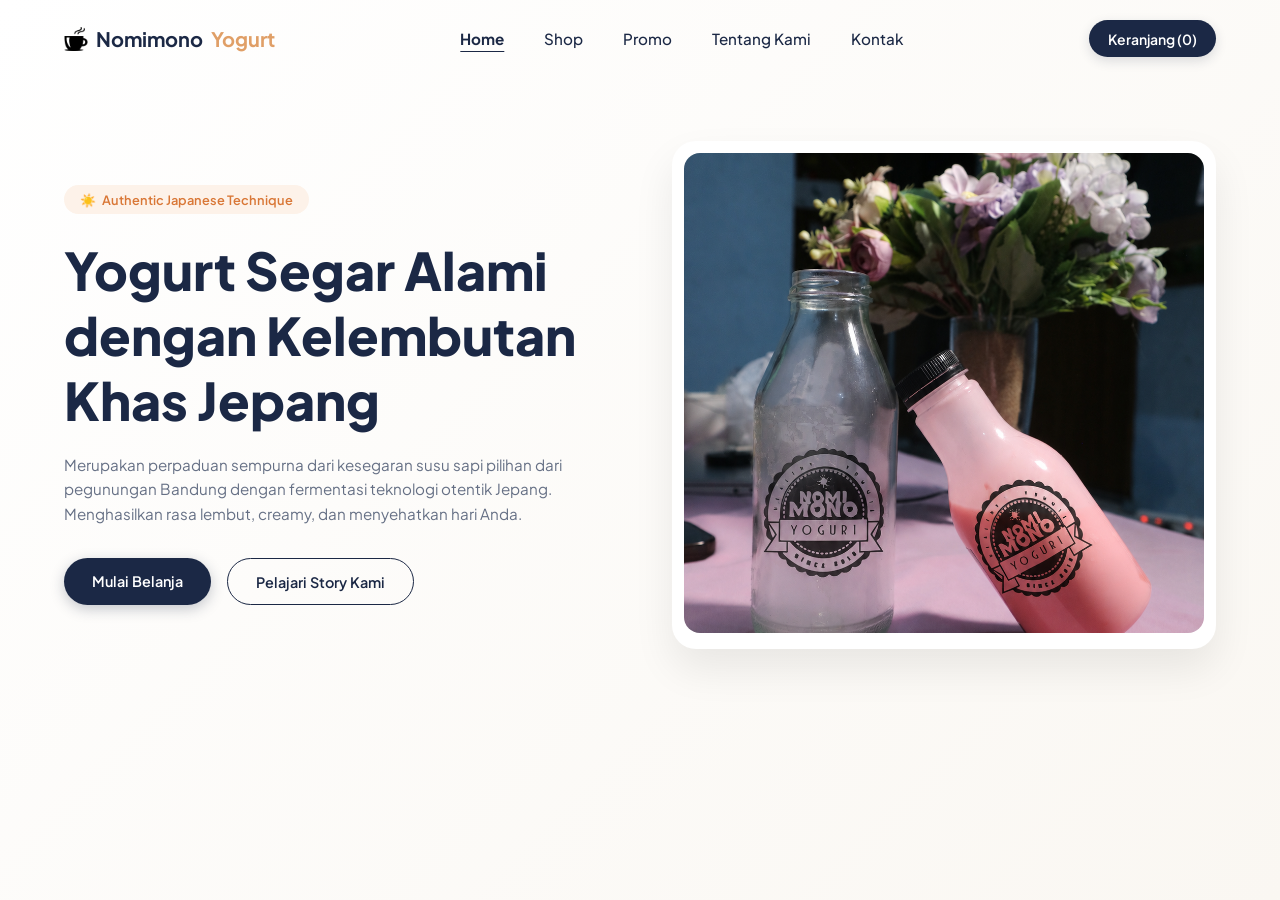
<file: index.html>
<!DOCTYPE html>
<html lang="id">

<head>
  <meta charset="UTF-8">
  <meta name="viewport" content="width=device-width, initial-scale=1.0">
  <title>Nomimono Yogurt - Home</title>
  <link rel="icon" href="assets/icons/cofee.png" type="image/x-icon">
  <!-- Google Fonts -->
  <link rel="preconnect" href="https://fonts.googleapis.com">
  <link rel="preconnect" href="https://fonts.gstatic.com" crossorigin>
  <link href="https://fonts.googleapis.com/css2?family=Plus+Jakarta+Sans:wght@400;500;600;700;800&display=swap"
    rel="stylesheet">
  <!-- External CSS -->
  <link rel="stylesheet" href="assets/css/style.css">
</head>

<body>

  <!-- Navbar Section -->
  <header class="navbar">
    <div class="container nav-container">
      <!-- Logo -->
      <a href="index.html" class="brand-logo">
        <img src="assets/icons/cofee.png" alt="Nomimono Yogurt" class="brand-logo-img">
        <span class="text-dark">Nomimono</span>
        <span class="text-orange">Yogurt</span>
      </a>

      <!-- Hamburger Button (Mobile) -->
      <button class="menu-toggle" id="menuToggle" aria-label="Toggle navigation">
        <span class="bar"></span>
        <span class="bar"></span>
        <span class="bar"></span>
      </button>

      <!-- Nav Links -->
      <nav class="nav-menu" id="navMenu">
        <ul class="nav-list">
          <li><a href="index.html" class="nav-link active">Home</a></li>
          <li><a href="shop.html" class="nav-link">Shop</a></li>
          <li><a href="promo.html" class="nav-link">Promo</a></li>
          <li><a href="about.html" class="nav-link">Tentang Kami</a></li>
          <!-- <li><a href="faq.html" class="nav-link">FAQ</a></li> -->
          <li><a href="contact.html" class="nav-link">Kontak</a></li>
        </ul>
      </nav>

      <!-- Cart Button -->
      <a href="#" class="btn-cart">
        <span id="cartText">Keranjang (0)</span>
      </a>
    </div>
  </header>

  <!-- Hero Section -->
  <section class="hero">
    <div class="container hero-container">
      <!-- Left Content -->
      <div class="hero-content">
        <div class="badge">
          <span>☀️</span> Authentic Japanese Technique
        </div>

        <h1 class="hero-title">
          Yogurt Segar Alami dengan Kelembutan Khas Jepang
        </h1>

        <p class="hero-description">
          Merupakan perpaduan sempurna dari kesegaran susu sapi pilihan dari pegunungan Bandung dengan fermentasi
          teknologi otentik Jepang. Menghasilkan rasa lembut, creamy, dan menyehatkan hari Anda.
        </p>

        <div class="hero-buttons">
          <a href="shop.html" class="btn btn-primary">Mulai Belanja</a>
          <a href="about.html" class="btn btn-outline">Pelajari Story Kami</a>
        </div>
      </div>

      <!-- Right Image -->
      <div class="hero-image-wrapper">
        <div class="hero-card-image">
          <img src="assets/images/home.png" alt="home" class="hero-img">
        </div>
      </div>
    </div>
  </section>

  <!-- External JavaScript -->
  <script src="assets/js/script.js"></script>
</body>

</html>
</file>
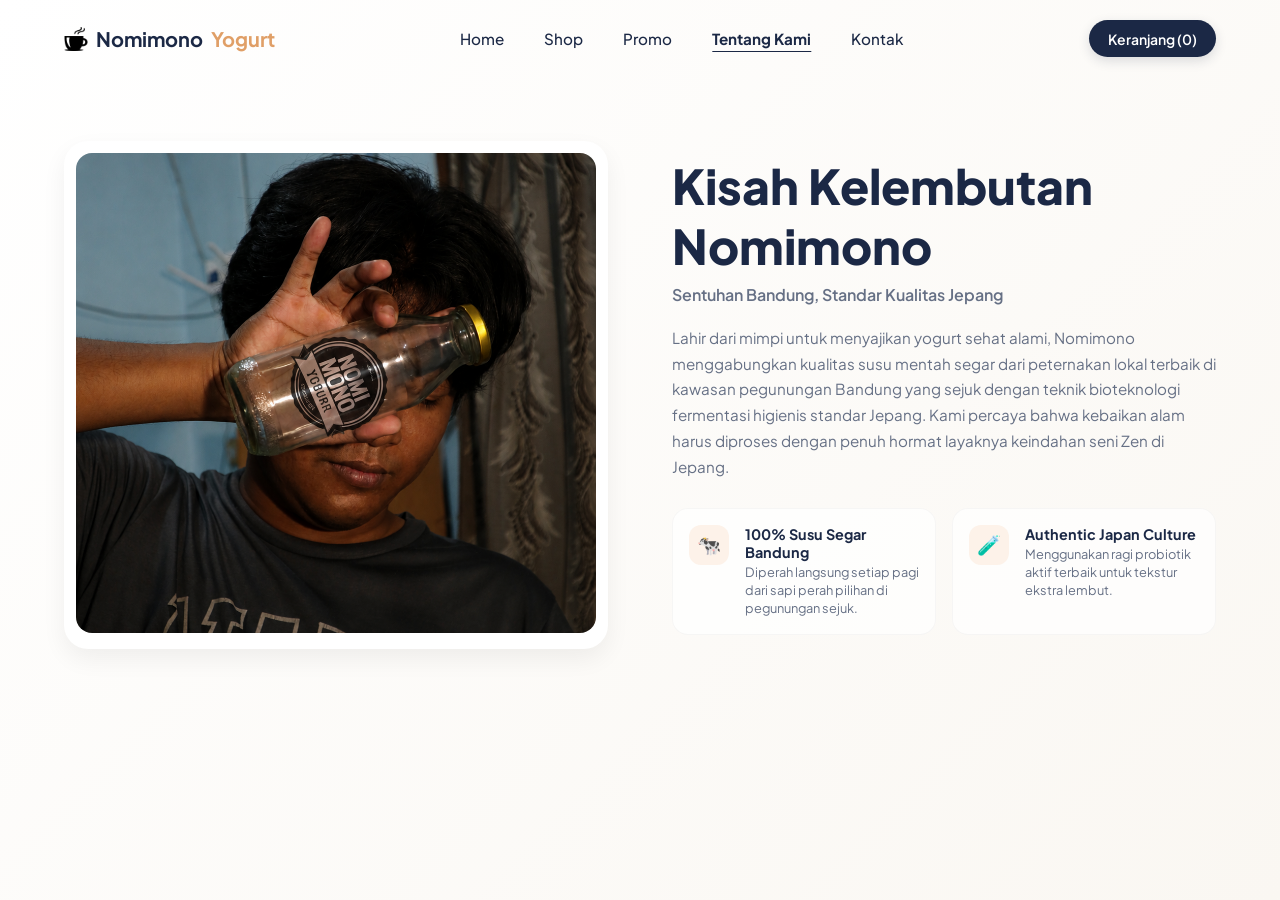
<file: about.html>
<!DOCTYPE html>
<html lang="id">
<head>
  <meta charset="UTF-8">
  <meta name="viewport" content="width=device-width, initial-scale=1.0">
  <title>Nomimono Yogurt - Tentang Kami</title>
  <link rel="icon" href="assets/icons/cofee.png" type="image/x-icon">
  <!-- Google Fonts -->
  <link rel="preconnect" href="https://fonts.googleapis.com">
  <link rel="preconnect" href="https://fonts.gstatic.com" crossorigin>
  <link href="https://fonts.googleapis.com/css2?family=Plus+Jakarta+Sans:wght@400;500;600;700;800&display=swap" rel="stylesheet">
  <!-- External CSS -->
  <link rel="stylesheet" href="assets/css/style.css">
</head>
<body>

  <!-- Navbar Section -->
  <header class="navbar">
    <div class="container nav-container">
      <!-- Logo -->
      <a href="index.html" class="brand-logo">
        <img src="assets/icons/cofee.png" alt="Nomimono Yogurt" class="brand-logo-img">
        <span class="text-dark">Nomimono</span>
        <span class="text-orange">Yogurt</span>
      </a>

      <!-- Hamburger Button (Mobile) -->
      <button class="menu-toggle" id="menuToggle" aria-label="Toggle navigation">
        <span class="bar"></span>
        <span class="bar"></span>
        <span class="bar"></span>
      </button>

      <!-- Nav Links -->
      <nav class="nav-menu" id="navMenu">
        <ul class="nav-list">
          <li><a href="index.html" class="nav-link">Home</a></li>
          <li><a href="shop.html" class="nav-link">Shop</a></li>
          <li><a href="promo.html" class="nav-link">Promo</a></li>
          <li><a href="about.html" class="nav-link active">Tentang Kami</a></li>
          <!-- <li><a href="faq.html" class="nav-link">FAQ</a></li> -->
          <li><a href="contact.html" class="nav-link">Kontak</a></li>
        </ul>
      </nav>

      <!-- Cart Button -->
      <a href="#" class="btn-cart">
        <span id="cartText">Keranjang (0)</span>
      </a>
    </div>
  </header>

  <!-- About Section -->
  <main class="about-section">
    <div class="container about-container">
      
      <!-- Left Image -->
      <div class="about-image-wrapper">
        <div class="about-card-image">
          <img src="assets/images/tentangkami.png" alt="Tentang Kami" class="about-img">
        </div>
      </div>

      <!-- Right Content -->
      <div class="about-content">
        <h1 class="about-title">
          Kisah Kelembutan Nomimono
        </h1>
        
        <p class="about-subtitle">
          Sentuhan Bandung, Standar Kualitas Jepang
        </p>

        <p class="about-description">
          Lahir dari mimpi untuk menyajikan yogurt sehat alami, Nomimono menggabungkan kualitas susu mentah segar dari peternakan lokal terbaik di kawasan pegunungan Bandung yang sejuk dengan teknik bioteknologi fermentasi higienis standar Jepang. Kami percaya bahwa kebaikan alam harus diproses dengan penuh hormat layaknya keindahan seni Zen di Jepang.
        </p>

        <!-- Feature List -->
        <div class="about-features">
          
          <!-- Feature Item 1 -->
          <div class="about-feature-item">
            <div class="feature-icon">🐄</div>
            <div class="feature-text">
              <h3>100% Susu Segar Bandung</h3>
              <p>Diperah langsung setiap pagi dari sapi perah pilihan di pegunungan sejuk.</p>
            </div>
          </div>

          <!-- Feature Item 2 -->
          <div class="about-feature-item">
            <div class="feature-icon">🧪</div>
            <div class="feature-text">
              <h3>Authentic Japan Culture</h3>
              <p>Menggunakan ragi probiotik aktif terbaik untuk tekstur ekstra lembut.</p>
            </div>
          </div>

        </div>
      </div>

    </div>
  </main>

  <!-- External JavaScript -->
  <script src="assets/js/script.js"></script>
</body>
</html>
</file>
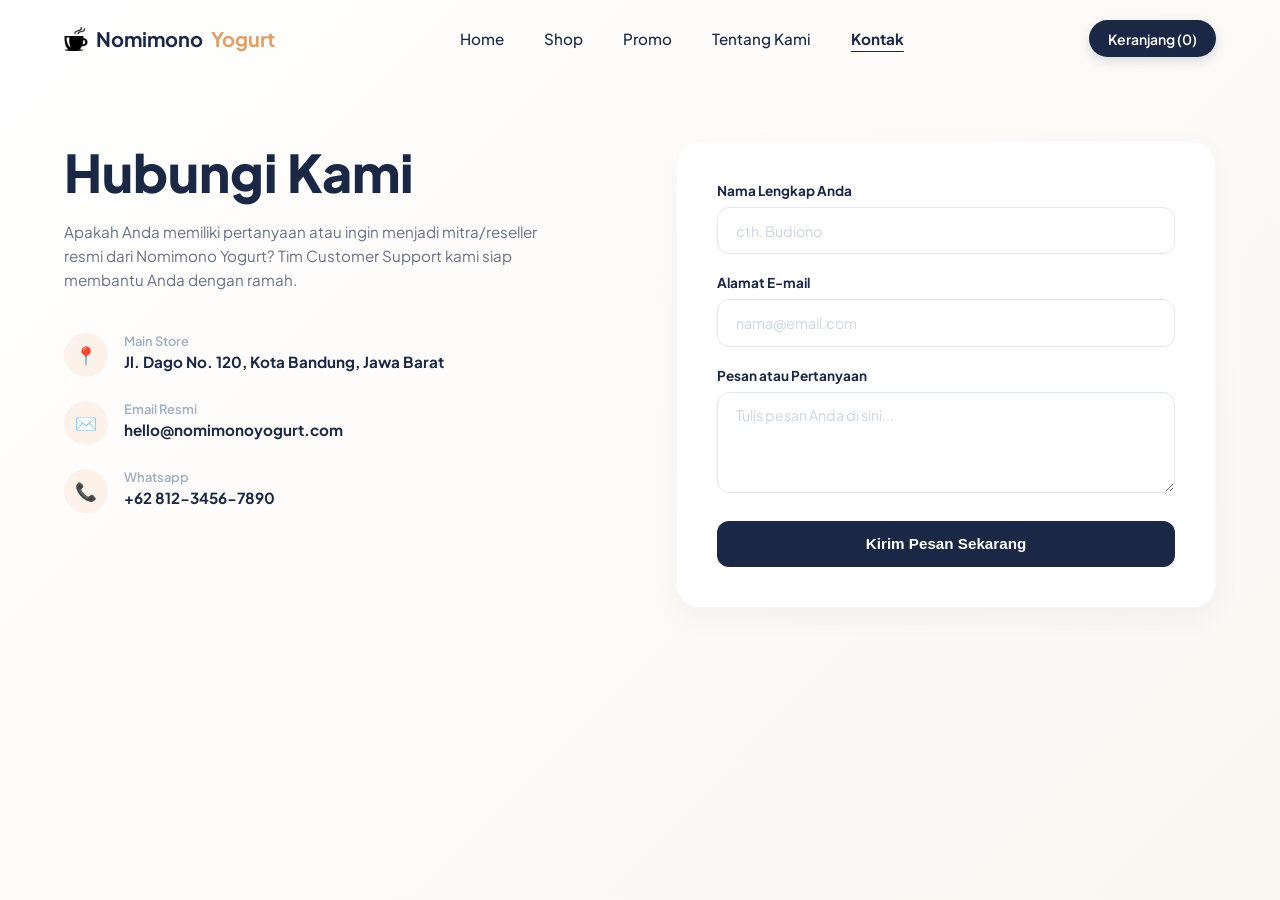
<file: contact.html>
<!DOCTYPE html>
<html lang="id">

<head>
    <meta charset="UTF-8">
    <meta name="viewport" content="width=device-width, initial-scale=1.0">
    <title>Nomimono Yogurt - Kontak</title>
    <link rel="icon" href="assets/icons/cofee.png" type="image/x-icon">
    <!-- Google Fonts -->
    <link rel="preconnect" href="https://fonts.googleapis.com">
    <link rel="preconnect" href="https://fonts.gstatic.com" crossorigin>
    <link href="https://fonts.googleapis.com/css2?family=Plus+Jakarta+Sans:wght@400;500;600;700;800&display=swap"
        rel="stylesheet">
    <!-- External CSS -->
    <link rel="stylesheet" href="assets/css/style.css">
</head>

<body>

    <!-- Navbar Section -->
    <header class="navbar">
        <div class="container nav-container">
            <!-- Logo -->
            <a href="index.html" class="brand-logo">
                <img src="assets/icons/cofee.png" alt="Nomimono Yogurt" class="brand-logo-img">
                <span class="text-dark">Nomimono</span>
                <span class="text-orange">Yogurt</span>
            </a>

            <!-- Hamburger Button (Mobile) -->
            <button class="menu-toggle" id="menuToggle" aria-label="Toggle navigation">
                <span class="bar"></span>
                <span class="bar"></span>
                <span class="bar"></span>
            </button>

            <!-- Nav Links -->
            <nav class="nav-menu" id="navMenu">
                <ul class="nav-list">
                    <li><a href="index.html" class="nav-link">Home</a></li>
                    <li><a href="shop.html" class="nav-link">Shop</a></li>
                    <li><a href="promo.html" class="nav-link">Promo</a></li>
                    <li><a href="about.html" class="nav-link">Tentang Kami</a></li>
                    <!-- <li><a href="faq.html" class="nav-link">FAQ</a></li> -->
                    <li><a href="contact.html" class="nav-link active">Kontak</a></li>
                </ul>
            </nav>

            <!-- Cart Button -->
            <a href="#" class="btn-cart">
                <span id="cartText">Keranjang (0)</span>
            </a>
        </div>
    </header>

    <!-- Contact Section -->
    <main class="contact-section">
        <div class="container contact-container">

            <!-- Left Content / Information -->
            <div class="contact-info">
                <h1 class="contact-title">Hubungi Kami</h1>
                <p class="contact-description">
                    Apakah Anda memiliki pertanyaan atau ingin menjadi mitra/reseller resmi dari Nomimono Yogurt? Tim
                    Customer Support kami siap membantu Anda dengan ramah.
                </p>

                <!-- Contact Items -->
                <div class="contact-list">

                    <!-- Item 1: Location -->
                    <div class="contact-item">
                        <div class="contact-icon-wrapper">
                            <span class="contact-icon">📍</span>
                        </div>
                        <div class="contact-text">
                            <span class="contact-label">Main Store</span>
                            <p class="contact-value">Jl. Dago No. 120, Kota Bandung, Jawa Barat</p>
                        </div>
                    </div>

                    <!-- Item 2: Email -->
                    <div class="contact-item">
                        <div class="contact-icon-wrapper">
                            <span class="contact-icon">✉️</span>
                        </div>
                        <div class="contact-text">
                            <span class="contact-label">Email Resmi</span>
                            <p class="contact-value">hello@nomimonoyogurt.com</p>
                        </div>
                    </div>

                    <!-- Item 3: Whatsapp -->
                    <div class="contact-item">
                        <div class="contact-icon-wrapper">
                            <span class="contact-icon">📞</span>
                        </div>
                        <div class="contact-text">
                            <span class="contact-label">Whatsapp</span>
                            <p class="contact-value">+62 812-3456-7890</p>
                        </div>
                    </div>

                </div>
            </div>

            <!-- Right Form Card -->
            <div class="contact-form-wrapper">
                <form class="contact-form" id="contactForm">

                    <div class="form-group">
                        <label for="fullName" class="form-label">Nama Lengkap Anda</label>
                        <input type="text" id="fullName" class="form-input" placeholder="cth. Budiono" required>
                    </div>

                    <div class="form-group">
                        <label for="email" class="form-label">Alamat E-mail</label>
                        <input type="email" id="email" class="form-input" placeholder="nama@email.com" required>
                    </div>

                    <div class="form-group">
                        <label for="message" class="form-label">Pesan atau Pertanyaan</label>
                        <textarea id="message" class="form-textarea" rows="4" placeholder="Tulis pesan Anda di sini..."
                            required></textarea>
                    </div>

                    <button type="submit" class="btn-submit">Kirim Pesan Sekarang</button>
                </form>
            </div>

        </div>
    </main>
    <!-- Modal Popup Notification -->
    <div class="modal-overlay" id="contactModal">
        <div class="modal-card">
            <div class="modal-icon-wrapper">
                <img src="assets/icons/cofee.png" alt="Coffee Icon" class="modal-icon-img">
            </div>
            <h2 class="modal-title">Pesan Terkirim!</h2>
            <p class="modal-message" id="modalMessage">
                Terima kasih! Pesan Anda telah berhasil kami terima.
            </p>
            <button class="btn-modal-close" id="closeModalBtn">Tutup</button>
        </div>
    </div>
    <!-- External JavaScript -->
    <script src="assets/js/script.js"></script>
</body>

</html>
</file>
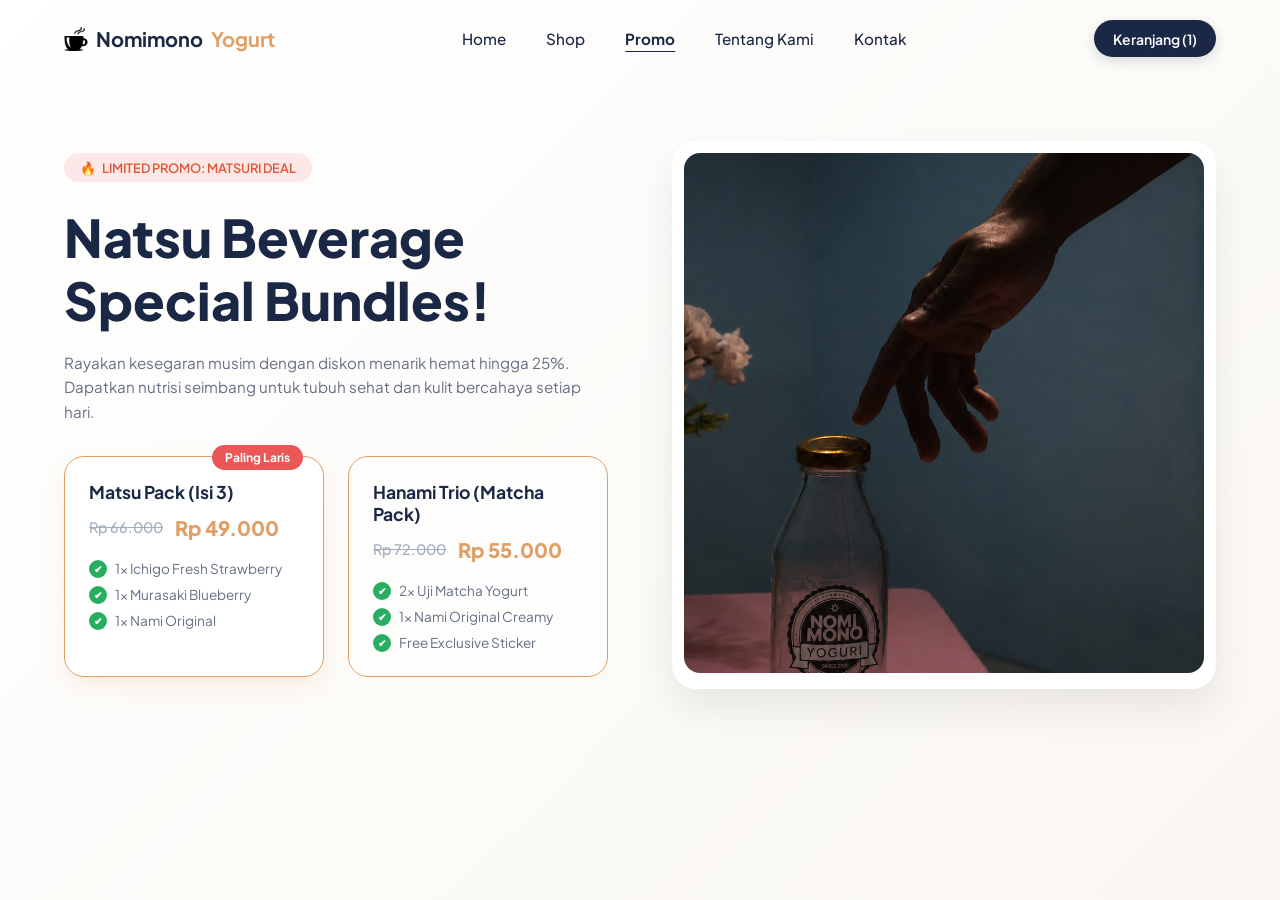
<file: promo.html>
<!DOCTYPE html>
<html lang="id">

<head>
  <meta charset="UTF-8">
  <meta name="viewport" content="width=device-width, initial-scale=1.0">
  <title>Nomimono Yogurt - Promo</title>
  <link rel="icon" href="assets/icons/cofee.png" type="image/x-icon">
  <!-- Google Fonts -->
  <link rel="preconnect" href="https://fonts.googleapis.com">
  <link rel="preconnect" href="https://fonts.gstatic.com" crossorigin>
  <link href="https://fonts.googleapis.com/css2?family=Plus+Jakarta+Sans:wght@400;500;600;700;800&display=swap"
    rel="stylesheet">
  <!-- External CSS -->
  <link rel="stylesheet" href="assets/css/style.css">
</head>

<body>

  <!-- Navbar Section -->
  <header class="navbar">
    <div class="container nav-container">
      <!-- Logo -->
      <a href="index.html" class="brand-logo">
        <img src="assets/icons/cofee.png" alt="Nomimono Yogurt" class="brand-logo-img">
        <span class="text-dark">Nomimono</span>
        <span class="text-orange">Yogurt</span>
      </a>

      <!-- Hamburger Button (Mobile) -->
      <button class="menu-toggle" id="menuToggle" aria-label="Toggle navigation">
        <span class="bar"></span>
        <span class="bar"></span>
        <span class="bar"></span>
      </button>

      <!-- Nav Links -->
      <nav class="nav-menu" id="navMenu">
        <ul class="nav-list">
          <li><a href="index.html" class="nav-link">Home</a></li>
          <li><a href="shop.html" class="nav-link">Shop</a></li>
          <li><a href="promo.html" class="nav-link active">Promo</a></li>
          <li><a href="about.html" class="nav-link">Tentang Kami</a></li>
          <!-- <li><a href="faq.html" class="nav-link">FAQ</a></li> -->
          <li><a href="contact.html" class="nav-link">Kontak</a></li>
        </ul>
      </nav>

      <!-- Cart Button -->
      <a href="#" class="btn-cart">
        <span id="cartText">Keranjang (1)</span>
      </a>
    </div>
  </header>

  <!-- Promo Section -->
  <main class="promo-section">
    <div class="container promo-container">
      <!-- Left Content -->
      <div class="promo-content">
        <div class="badge badge-promo">
          <span>🔥</span> LIMITED PROMO: MATSURI DEAL
        </div>

        <h1 class="promo-title">
          Natsu Beverage Special Bundles!
        </h1>

        <p class="promo-description">
          Rayakan kesegaran musim dengan diskon menarik hemat hingga 25%. Dapatkan nutrisi seimbang untuk tubuh sehat
          dan kulit bercahaya setiap hari.
        </p>

        <!-- Bundle Cards Container -->
        <div class="bundle-grid">

          <!-- Bundle Card 1 -->
          <div class="bundle-card active">
            <span class="bundle-tag">Paling Laris</span>
            <h3 class="bundle-name">Matsu Pack (Isi 3)</h3>
            <div class="bundle-price-group">
              <span class="price-old">Rp 66.000</span>
              <span class="price-new">Rp 49.000</span>
            </div>
            <ul class="bundle-features">
              <li><span class="check-icon">✔</span> 1x Ichigo Fresh Strawberry</li>
              <li><span class="check-icon">✔</span> 1x Murasaki Blueberry</li>
              <li><span class="check-icon">✔</span> 1x Nami Original</li>
            </ul>
          </div>

          <!-- Bundle Card 2 -->
          <div class="bundle-card">
            <h3 class="bundle-name">Hanami Trio (Matcha Pack)</h3>
            <div class="bundle-price-group">
              <span class="price-old">Rp 72.000</span>
              <span class="price-new">Rp 55.000</span>
            </div>
            <ul class="bundle-features">
              <li><span class="check-icon">✔</span> 2x Uji Matcha Yogurt</li>
              <li><span class="check-icon">✔</span> 1x Nami Original Creamy</li>
              <li><span class="check-icon">✔</span> Free Exclusive Sticker</li>
            </ul>
          </div>

        </div>
      </div>

      <!-- Right Image -->
      <div class="promo-image-wrapper">
        <div class="promo-card-image">
          <img src="assets/images/promo.png" alt="Promo Deal" class="promo-img">
        </div>
      </div>
    </div>
  </main>

  <!-- External JavaScript -->
  <script src="assets/js/script.js"></script>
</body>

</html>
</file>
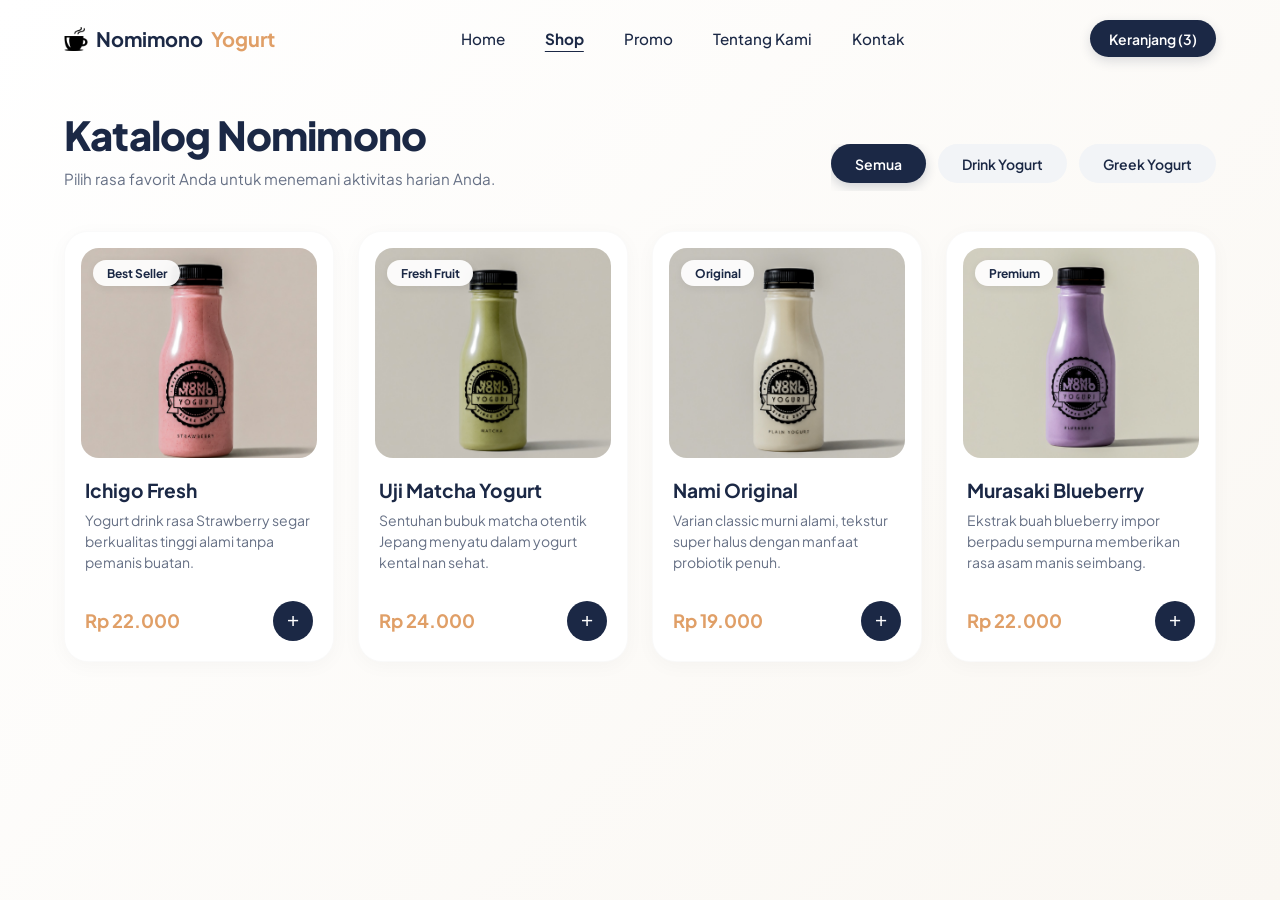
<file: shop.html>
<!DOCTYPE html>
<html lang="id">

<head>
  <meta charset="UTF-8">
  <meta name="viewport" content="width=device-width, initial-scale=1.0">
  <title>Nomimono Yogurt - Katalog Shop</title>
  <link rel="icon" href="assets/icons/cofee.png" type="image/x-icon">
  <!-- Google Fonts -->
  <link rel="preconnect" href="https://fonts.googleapis.com">
  <link rel="preconnect" href="https://fonts.gstatic.com" crossorigin>
  <link href="https://fonts.googleapis.com/css2?family=Plus+Jakarta+Sans:wght@400;500;600;700;800&display=swap"
    rel="stylesheet">
  <!-- External CSS -->
  <link rel="stylesheet" href="assets/css/style.css">
</head>

<body>

  <!-- Navbar Section -->
  <header class="navbar">
    <div class="container nav-container">
      <!-- Logo -->
      <a href="index.html" class="brand-logo">
        <img src="assets/icons/cofee.png" alt="Nomimono Yogurt" class="brand-logo-img">
        <span class="text-dark">Nomimono</span>
        <span class="text-orange">Yogurt</span>
      </a>

      <!-- Hamburger Button (Mobile) -->
      <button class="menu-toggle" id="menuToggle" aria-label="Toggle navigation">
        <span class="bar"></span>
        <span class="bar"></span>
        <span class="bar"></span>
      </button>

      <!-- Nav Links -->
      <nav class="nav-menu" id="navMenu">
        <ul class="nav-list">
          <li><a href="index.html" class="nav-link">Home</a></li>
          <li><a href="shop.html" class="nav-link active">Shop</a></li>
          <li><a href="promo.html" class="nav-link">Promo</a></li>
          <li><a href="about.html" class="nav-link">Tentang Kami</a></li>
          <!-- <li><a href="faq.html" class="nav-link">FAQ</a></li> -->
          <li><a href="contact.html" class="nav-link">Kontak</a></li>
        </ul>
      </nav>

      <!-- Cart Button -->
      <a href="#" class="btn-cart">
        <span id="cartText">Keranjang (3)</span>
      </a>
    </div>
  </header>

  <!-- Shop Catalog Section -->
  <main class="shop-section">
    <div class="container">

      <!-- Section Header & Filter Tabs -->
      <div class="shop-header">
        <div class="shop-title-group">
          <h1 class="shop-title">Katalog Nomimono</h1>
          <p class="shop-subtitle">Pilih rasa favorit Anda untuk menemani aktivitas harian Anda.</p>
        </div>

        <!-- Filter Buttons -->
        <div class="filter-tabs">
          <button class="filter-btn active" data-category="all">Semua</button>
          <button class="filter-btn" data-category="drink">Drink Yogurt</button>
          <button class="filter-btn" data-category="greek">Greek Yogurt</button>
        </div>
      </div>

      <!-- Product Grid -->
      <div class="product-grid">

        <!-- Card 1 -->
        <div class="product-card" data-category="drink">
          <div class="card-image-wrapper">
            <span class="product-tag">Best Seller</span>
            <img src="assets/images/produk/ichigo.jpeg" alt="Promo" class="product-img">
          </div>
          <div class="card-content">
            <h3 class="product-name">Ichigo Fresh</h3>
            <p class="product-desc">Yogurt drink rasa Strawberry segar berkualitas tinggi alami tanpa pemanis buatan.
            </p>
            <div class="card-footer">
              <span class="product-price">Rp 22.000</span>
              <button class="btn-add-cart" aria-label="Tambah Ichigo Fresh ke keranjang">+</button>
            </div>
          </div>
        </div>

        <!-- Card 2 -->
        <div class="product-card" data-category="greek">
          <div class="card-image-wrapper">
            <span class="product-tag">Fresh Fruit</span>
            <img src="assets/images/produk/matcha.jpeg" alt="Promo" class="product-img">
          </div>
          <div class="card-content">
            <h3 class="product-name">Uji Matcha Yogurt</h3>
            <p class="product-desc">Sentuhan bubuk matcha otentik Jepang menyatu dalam yogurt kental nan sehat.</p>
            <div class="card-footer">
              <span class="product-price">Rp 24.000</span>
              <button class="btn-add-cart" aria-label="Tambah Uji Matcha Yogurt ke keranjang">+</button>
            </div>
          </div>
        </div>

        <!-- Card 3 -->
        <div class="product-card" data-category="greek">
          <div class="card-image-wrapper">
            <span class="product-tag">Original</span>
            <img src="assets/images/produk/original.jpeg" alt="Promo" class="product-img">
          </div>
          <div class="card-content">
            <h3 class="product-name">Nami Original</h3>
            <p class="product-desc">Varian classic murni alami, tekstur super halus dengan manfaat probiotik penuh.</p>
            <div class="card-footer">
              <span class="product-price">Rp 19.000</span>
              <button class="btn-add-cart" aria-label="Tambah Nami Original ke keranjang">+</button>
            </div>
          </div>
        </div>

        <!-- Card 4 -->
        <div class="product-card" data-category="drink">
          <div class="card-image-wrapper">
            <span class="product-tag">Premium</span>
            <img src="assets/images/produk/blueberry.jpeg" alt="Promo" class="product-img">
          </div>
          <div class="card-content">
            <h3 class="product-name">Murasaki Blueberry</h3>
            <p class="product-desc">Ekstrak buah blueberry impor berpadu sempurna memberikan rasa asam manis seimbang.
            </p>
            <div class="card-footer">
              <span class="product-price">Rp 22.000</span>
              <button class="btn-add-cart" aria-label="Tambah Murasaki Blueberry ke keranjang">+</button>
            </div>
          </div>
        </div>

      </div>
    </div>
  </main>

  <!-- External JavaScript -->
  <script src="assets/js/script.js"></script>
</body>

</html>
</file>
<file: assets/css/style.css>
/* ==========================================================================
   1. RESET & GLOBAL VARIABLES
   ========================================================================== */
* {
  box-sizing: border-box;
  margin: 0;
  padding: 0;
}

:root {
  --primary-dark: #1b2845;
  --accent-orange: #e09f67;
  --text-main: #1b2845;
  --text-muted: #667085;
  --bg-gradient-start: #ffffff;
  --bg-gradient-end: #faf7f2;
  --card-bg: #ffffff;
}

body {
  font-family: 'Plus Jakarta Sans', sans-serif;
  color: var(--text-main);
  background: linear-gradient(135deg, var(--bg-gradient-start) 0%, var(--bg-gradient-end) 100%);
  min-height: 100vh;
  display: flex;
  flex-direction: column;
}

.container {
  width: 100%;
  padding-left: 1.5rem;
  padding-right: 1.5rem;
  margin: 0 auto;
}

/* ==========================================================================
   2. NAVBAR & NAVIGATION
   ========================================================================== */
.navbar {
  position: relative;
  background-color: transparent;
  padding: 1.25rem 0;
}

.nav-container {
  display: flex;
  align-items: center;
  justify-content: space-between;
  gap: 0.5rem;
}

.brand-logo {
  display: flex;
  align-items: center;
  gap: 0.5rem;
  text-decoration: none;
  font-size: 1.25rem;
  font-weight: 700;
}

.brand-logo-img {
  width: 24px;
  height: 24px;
  object-fit: contain;
}

.text-dark { color: var(--primary-dark); }
.text-orange { color: var(--accent-orange); }

/* Hamburger Menu Toggle */
.menu-toggle {
  display: flex;
  flex-direction: column;
  gap: 5px;
  background: none;
  border: none;
  cursor: pointer;
  padding: 0.5rem;
}

.bar {
  width: 24px;
  height: 2px;
  background-color: var(--primary-dark);
  border-radius: 2px;
  transition: all 0.3s ease;
}

/* Mobile Nav Dropdown */
.nav-menu {
  display: none;
  position: absolute;
  top: 100%;
  left: 0;
  right: 0;
  background: #ffffff;
  padding: 1.5rem;
  box-shadow: 0 10px 25px rgba(0,0,0,0.08);
  z-index: 100;
}

.nav-menu.is-active {
  display: block;
}

.nav-list {
  list-style: none;
  display: flex;
  flex-direction: column;
  gap: 1rem;
}

.nav-link {
  text-decoration: none;
  color: var(--primary-dark);
  font-weight: 500;
  font-size: 0.95rem;
  transition: color 0.2s ease;
}

.nav-link.active {
  text-decoration: underline;
  text-underline-offset: 6px;
  font-weight: 700;
}

/* Cart Button (Mobile Default) */
.btn-cart {
  display: flex;
  align-items: center;
  gap: 0.35rem;
  background-color: var(--primary-dark);
  color: #ffffff;
  padding: 0.45rem 0.85rem;
  border-radius: 50px;
  text-decoration: none;
  font-size: 0.75rem;
  font-weight: 600;
  box-shadow: 0 4px 12px rgba(27, 40, 69, 0.15);
  transition: transform 0.2s ease, background-color 0.2s ease;
  white-space: nowrap;
}

.btn-cart:hover {
  background-color: #121c33;
}

.cart-icon-img {
  width: 14px;
  height: 14px;
  object-fit: contain;
  display: inline-block;
}

/* ==========================================================================
   3. HERO SECTION (index.html)
   ========================================================================== */
.hero {
  padding: 2rem 0 4rem;
  flex-grow: 1;
}

.hero-container {
  display: flex;
  flex-direction: column;
  gap: 2.5rem;
}

.hero-content {
  display: flex;
  flex-direction: column;
  align-items: flex-start;
}

.badge {
  display: inline-flex;
  align-items: center;
  gap: 0.4rem;
  background-color: #fdf2e9;
  color: #d97736;
  padding: 0.4rem 1rem;
  border-radius: 50px;
  font-size: 0.8rem;
  font-weight: 600;
  margin-bottom: 1.5rem;
}

.hero-title {
  font-size: 2rem;
  line-height: 1.25;
  font-weight: 800;
  color: var(--primary-dark);
  margin-bottom: 1.25rem;
}

.hero-description {
  font-size: 0.95rem;
  line-height: 1.6;
  color: var(--text-muted);
  margin-bottom: 2rem;
}

.hero-buttons {
  display: flex;
  flex-direction: column;
  width: 100%;
  gap: 1rem;
}

.btn {
  display: inline-block;
  text-align: center;
  padding: 0.85rem 1.75rem;
  border-radius: 50px;
  font-weight: 600;
  font-size: 0.9rem;
  text-decoration: none;
  transition: all 0.3s ease;
}

.btn-primary {
  background-color: var(--primary-dark);
  color: #ffffff;
  box-shadow: 0 4px 14px rgba(27, 40, 69, 0.25);
}

.btn-outline {
  border: 1.5px solid var(--primary-dark);
  color: var(--primary-dark);
}

.hero-image-wrapper {
  width: 100%;
  display: flex;
  justify-content: center;
}

.hero-card-image {
  width: 100%;
  border-radius: 24px;
  overflow: hidden;
  background-color: #ffffff;
  padding: 12px;
  box-shadow: 0 20px 40px rgba(0, 0, 0, 0.08);
}

.hero-img {
  width: 100%;
  height: 320px;
  object-fit: cover;
  border-radius: 16px;
}

/* ==========================================================================
   4. SHOP CATALOG SECTION (shop.html)
   ========================================================================== */
.shop-section {
  padding: 2rem 0 5rem;
  flex-grow: 1;
}

.shop-header {
  display: flex;
  flex-direction: column;
  gap: 1.5rem;
  margin-bottom: 2.5rem;
}

.shop-title {
  font-size: 2rem;
  font-weight: 800;
  color: var(--primary-dark);
  margin-bottom: 0.5rem;
  letter-spacing: -0.02em;
}

.shop-subtitle {
  color: var(--text-muted);
  font-size: 0.95rem;
  line-height: 1.5;
}

/* Filter Tabs */
.filter-tabs {
  display: flex;
  gap: 0.75rem;
  overflow-x: auto;
  padding-bottom: 0.5rem;
  -webkit-overflow-scrolling: touch;
}

.filter-tabs::-webkit-scrollbar {
  display: none;
}

.filter-btn {
  background-color: #f2f4f7;
  color: var(--primary-dark);
  border: none;
  padding: 0.65rem 1.5rem;
  border-radius: 50px;
  font-size: 0.875rem;
  font-weight: 600;
  cursor: pointer;
  white-space: nowrap;
  transition: all 0.25s ease;
  font-family: inherit;
}

.filter-btn.active,
.filter-btn:hover {
  background-color: var(--primary-dark);
  color: #ffffff;
  box-shadow: 0 4px 12px rgba(27, 40, 69, 0.2);
}

/* Product Grid */
.product-grid {
  display: grid;
  grid-template-columns: 1fr;
  gap: 1.5rem;
}

.product-card {
  background: var(--card-bg);
  border-radius: 24px;
  padding: 1rem;
  display: flex;
  flex-direction: column;
  box-shadow: 0 4px 20px rgba(0, 0, 0, 0.03);
  transition: transform 0.3s ease, box-shadow 0.3s ease;
  border: 1px solid rgba(0,0,0,0.02);
}

.product-card:hover {
  transform: translateY(-5px);
  box-shadow: 0 16px 32px rgba(0, 0, 0, 0.08);
}

.card-image-wrapper {
  position: relative;
  width: 100%;
  height: 210px;
  border-radius: 18px;
  overflow: hidden;
}

.product-img {
  width: 100%;
  height: 100%;
  object-fit: cover;
  transition: transform 0.5s ease;
}

.product-card:hover .product-img {
  transform: scale(1.04);
}

.product-tag {
  position: absolute;
  top: 12px;
  left: 12px;
  background: rgba(255, 255, 255, 0.92);
  backdrop-filter: blur(8px);
  color: var(--primary-dark);
  font-size: 0.75rem;
  font-weight: 700;
  padding: 0.35rem 0.85rem;
  border-radius: 50px;
  box-shadow: 0 2px 8px rgba(0,0,0,0.06);
}

.card-content {
  display: flex;
  flex-direction: column;
  flex-grow: 1;
  padding: 1.25rem 0.25rem 0.25rem;
}

.product-name {
  font-size: 1.2rem;
  font-weight: 700;
  color: var(--primary-dark);
  margin-bottom: 0.5rem;
}

.product-desc {
  font-size: 0.875rem;
  color: var(--text-muted);
  line-height: 1.5;
  margin-bottom: 1.75rem;
  flex-grow: 1;
}

.card-footer {
  display: flex;
  align-items: center;
  justify-content: space-between;
  margin-top: auto;
}

.product-price {
  font-size: 1.15rem;
  font-weight: 700;
  color: var(--accent-orange);
}

.btn-add-cart {
  width: 40px;
  height: 40px;
  border-radius: 50%;
  background-color: var(--primary-dark);
  color: #ffffff;
  border: none;
  font-size: 1.3rem;
  font-weight: 500;
  display: flex;
  align-items: center;
  justify-content: center;
  cursor: pointer;
  transition: background-color 0.2s ease, transform 0.15s ease, box-shadow 0.2s ease;
}

.btn-add-cart:hover {
  background-color: #121c33;
  box-shadow: 0 4px 10px rgba(27, 40, 69, 0.3);
}

.btn-add-cart:active {
  transform: scale(0.9);
}

/* ==========================================================================
   5. PROMO SECTION (promo.html)
   ========================================================================== */
.promo-section {
  padding: 2rem 0 5rem;
  flex-grow: 1;
}

.promo-container {
  display: flex;
  flex-direction: column;
  gap: 2.5rem;
}

.promo-content {
  display: flex;
  flex-direction: column;
  align-items: flex-start;
}

.badge-promo {
  background-color: #fde8e8;
  color: #e05638;
}

.promo-title {
  font-size: 2.25rem;
  line-height: 1.2;
  font-weight: 800;
  color: var(--primary-dark);
  margin-bottom: 1.25rem;
}

.promo-description {
  font-size: 0.95rem;
  line-height: 1.6;
  color: var(--text-muted);
  margin-bottom: 2rem;
}

/* Bundle Grid */
.bundle-grid {
  display: grid;
  grid-template-columns: 1fr;
  gap: 1.5rem;
  width: 100%;
}

.bundle-card {
  position: relative;
  background: rgba(255, 255, 255, 0.6);
  border: 1.5px solid var(--accent-orange);
  border-radius: 20px;
  padding: 1.5rem;
  display: flex;
  flex-direction: column;
  transition: all 0.3s ease;
}

.bundle-card.active {
  background: #ffffff;
  box-shadow: 0 10px 25px rgba(224, 159, 103, 0.15);
}

.bundle-tag {
  position: absolute;
  top: -12px;
  right: 20px;
  background-color: #eb5757;
  color: #ffffff;
  font-size: 0.75rem;
  font-weight: 700;
  padding: 0.3rem 0.8rem;
  border-radius: 50px;
}

.bundle-name {
  font-size: 1.1rem;
  font-weight: 700;
  color: var(--primary-dark);
  margin-bottom: 0.75rem;
}

.bundle-price-group {
  display: flex;
  align-items: center;
  gap: 0.75rem;
  margin-bottom: 1.25rem;
}

.price-old {
  font-size: 0.9rem;
  color: #a0aec0;
  text-decoration: line-through;
  font-weight: 500;
}

.price-new {
  font-size: 1.25rem;
  font-weight: 800;
  color: var(--accent-orange);
}

.bundle-features {
  list-style: none;
  display: flex;
  flex-direction: column;
  gap: 0.5rem;
}

.bundle-features li {
  font-size: 0.85rem;
  color: var(--text-muted);
  display: flex;
  align-items: center;
  gap: 0.5rem;
}

.check-icon {
  display: inline-flex;
  align-items: center;
  justify-content: center;
  width: 18px;
  height: 18px;
  background-color: #27ae60;
  color: #ffffff;
  border-radius: 50%;
  font-size: 0.65rem;
  font-weight: bold;
}

.promo-image-wrapper {
  width: 100%;
  display: flex;
  justify-content: center;
}

.promo-card-image {
  width: 100%;
  border-radius: 24px;
  overflow: hidden;
  background-color: #ffffff;
  padding: 12px;
  box-shadow: 0 20px 40px rgba(0, 0, 0, 0.08);
}

.promo-img {
  width: 100%;
  height: 350px;
  object-fit: cover;
  border-radius: 16px;
}

/* ==========================================================================
   6. ABOUT SECTION (about.html - Mobile First)
   ========================================================================== */
.about-section {
  padding: 2rem 0 4rem;
  flex-grow: 1;
}

.about-container {
  display: flex;
  flex-direction: column-reverse;
  gap: 2rem;
}

.about-content {
  display: flex;
  flex-direction: column;
}

.about-title {
  font-size: 1.85rem;
  line-height: 1.25;
  font-weight: 800;
  color: var(--primary-dark);
  margin-bottom: 0.5rem;
}

.about-subtitle {
  font-size: 0.9rem;
  font-weight: 600;
  color: var(--text-muted);
  margin-bottom: 1.25rem;
}

.about-description {
  font-size: 0.9rem;
  line-height: 1.6;
  color: var(--text-muted);
  margin-bottom: 1.75rem;
}

.about-features {
  display: grid;
  grid-template-columns: 1fr;
  gap: 1rem;
}

.about-feature-item {
  display: flex;
  align-items: flex-start;
  gap: 1rem;
  background: rgba(255, 255, 255, 0.7);
  padding: 1rem;
  border-radius: 16px;
  border: 1px solid rgba(0, 0, 0, 0.03);
}

.feature-icon {
  width: 40px;
  height: 40px;
  background-color: #fdf2e9;
  border-radius: 12px;
  display: flex;
  align-items: center;
  justify-content: center;
  font-size: 1.2rem;
  flex-shrink: 0;
}

.feature-text h3 {
  font-size: 0.9rem;
  font-weight: 700;
  color: var(--primary-dark);
  margin-bottom: 0.2rem;
}

.feature-text p {
  font-size: 0.8rem;
  line-height: 1.4;
  color: var(--text-muted);
}

.about-image-wrapper {
  width: 100%;
  display: flex;
  justify-content: center;
}

.about-card-image {
  width: 100%;
  border-radius: 20px;
  overflow: hidden;
  background-color: #ffffff;
  padding: 8px;
  box-shadow: 0 10px 25px rgba(0, 0, 0, 0.06);
}

.about-img {
  width: 100%;
  height: 260px;
  object-fit: cover;
  border-radius: 14px;
}

/* ==========================================================================
   7. FAQ SECTION (faq.html)
   ========================================================================== */
.faq-section {
  padding: 3rem 0 5rem;
  flex-grow: 1;
}

.faq-header {
  text-align: center;
  max-width: 600px;
  margin: 0 auto 3rem;
}

.faq-title {
  font-size: 2rem;
  font-weight: 800;
  color: var(--primary-dark);
  margin-bottom: 0.5rem;
  letter-spacing: -0.02em;
}

.faq-subtitle {
  color: var(--text-muted);
  font-size: 0.95rem;
  line-height: 1.5;
}

.faq-grid {
  display: grid;
  grid-template-columns: 1fr;
  gap: 1.5rem;
}

.faq-card {
  background: var(--card-bg);
  border-radius: 20px;
  padding: 1.75rem;
  box-shadow: 0 4px 20px rgba(0, 0, 0, 0.02);
  border: 1px solid rgba(0, 0, 0, 0.02);
  display: flex;
  flex-direction: column;
  gap: 0.75rem;
}

.faq-question-group {
  display: flex;
  align-items: center;
  gap: 0.6rem;
}

.question-icon {
  display: inline-flex;
  align-items: center;
  justify-content: center;
  width: 22px;
  height: 22px;
  background-color: #fdf2e9;
  color: var(--accent-orange);
  border-radius: 50%;
  font-size: 0.75rem;
  font-weight: bold;
}

.faq-question {
  font-size: 1.1rem;
  font-weight: 700;
  color: var(--accent-orange);
}

.faq-answer {
  font-size: 0.9rem;
  line-height: 1.6;
  color: var(--text-muted);
}

/* ==========================================================================
   8. CONTACT SECTION (contact.html)
   ========================================================================== */
.contact-section {
  padding: 2rem 0 5rem;
  flex-grow: 1;
}

.contact-container {
  display: flex;
  flex-direction: column;
  gap: 2.5rem;
}

.contact-info {
  display: flex;
  flex-direction: column;
}

.contact-title {
  font-size: 2.25rem;
  line-height: 1.2;
  font-weight: 800;
  color: var(--primary-dark);
  margin-bottom: 1rem;
}

.contact-description {
  font-size: 0.95rem;
  line-height: 1.6;
  color: var(--text-muted);
  margin-bottom: 2.5rem;
}

.contact-list {
  display: flex;
  flex-direction: column;
  gap: 1.5rem;
}

.contact-item {
  display: flex;
  align-items: flex-start;
  gap: 1rem;
}

.contact-icon-wrapper {
  width: 44px;
  height: 44px;
  background-color: #fdf2e9;
  border-radius: 50%;
  display: flex;
  align-items: center;
  justify-content: center;
  flex-shrink: 0;
}

.contact-icon {
  font-size: 1.1rem;
}

.contact-text {
  display: flex;
  flex-direction: column;
  gap: 0.2rem;
}

.contact-label {
  font-size: 0.8rem;
  font-weight: 600;
  color: #a0aec0;
}

.contact-value {
  font-size: 0.95rem;
  font-weight: 700;
  color: var(--primary-dark);
}

.contact-form-wrapper {
  width: 100%;
}

.contact-form {
  background: #ffffff;
  padding: 2rem;
  border-radius: 24px;
  box-shadow: 0 10px 30px rgba(0, 0, 0, 0.04);
  border: 1px solid rgba(0, 0, 0, 0.02);
  display: flex;
  flex-direction: column;
  gap: 1.25rem;
}

.form-group {
  display: flex;
  flex-direction: column;
  gap: 0.5rem;
}

.form-label {
  font-size: 0.85rem;
  font-weight: 700;
  color: var(--primary-dark);
}

.form-input,
.form-textarea {
  width: 100%;
  padding: 0.85rem 1.1rem;
  border: 1px solid #e2e8f0;
  border-radius: 12px;
  font-family: inherit;
  font-size: 0.9rem;
  color: var(--primary-dark);
  background-color: #ffffff;
  outline: none;
  transition: border-color 0.2s ease, box-shadow 0.2s ease;
}

.form-input::placeholder,
.form-textarea::placeholder {
  color: #cbd5e1;
}

.form-input:focus,
.form-textarea:focus {
  border-color: var(--primary-dark);
  box-shadow: 0 0 0 3px rgba(27, 40, 69, 0.08);
}

.form-textarea {
  resize: vertical;
}

.btn-submit {
  width: 100%;
  padding: 0.9rem;
  background-color: var(--primary-dark);
  color: #ffffff;
  border: none;
  border-radius: 12px;
  font-size: 0.95rem;
  font-weight: 700;
  cursor: pointer;
  transition: background-color 0.2s ease, transform 0.15s ease;
  margin-top: 0.5rem;
}

.btn-submit:hover {
  background-color: #121c33;
}

.btn-submit:active {
  transform: scale(0.98);
}

/* ==========================================================================
   9. MODAL POPUP STYLES
   ========================================================================== */
.modal-overlay {
  position: fixed;
  top: 0;
  left: 0;
  width: 100%;
  height: 100%;
  background: rgba(27, 40, 69, 0.4);
  backdrop-filter: blur(4px);
  display: flex;
  align-items: center;
  justify-content: center;
  padding: 1.5rem;
  z-index: 1000;
  opacity: 0;
  visibility: hidden;
  transition: opacity 0.3s ease, visibility 0.3s ease;
}

.modal-overlay.is-active {
  opacity: 1;
  visibility: visible;
}

.modal-card {
  background: #ffffff;
  padding: 2rem;
  border-radius: 24px;
  max-width: 400px;
  width: 100%;
  text-align: center;
  box-shadow: 0 20px 40px rgba(0, 0, 0, 0.15);
  transform: scale(0.9);
  transition: transform 0.3s ease;
}

.modal-overlay.is-active .modal-card {
  transform: scale(1);
}

.modal-icon-wrapper {
  width: 56px;
  height: 56px;
  background-color: #fdf2e9;
  border-radius: 50%;
  display: flex;
  align-items: center;
  justify-content: center;
  margin: 0 auto 1rem;
  padding: 12px;
}

.modal-icon-img {
  width: 100%;
  height: 100%;
  object-fit: contain;
}

.modal-title {
  font-size: 1.35rem;
  font-weight: 800;
  color: var(--primary-dark);
  margin-bottom: 0.5rem;
}

.modal-message {
  font-size: 0.9rem;
  line-height: 1.6;
  color: var(--text-muted);
  margin-bottom: 1.5rem;
}

.btn-modal-close {
  width: 100%;
  padding: 0.75rem;
  background-color: var(--primary-dark);
  color: #ffffff;
  border: none;
  border-radius: 12px;
  font-weight: 700;
  font-size: 0.9rem;
  cursor: pointer;
  transition: background-color 0.2s ease;
}

.btn-modal-close:hover {
  background-color: #121c33;
}

/* ==========================================================================
   10. RESPONSIVE BREAKPOINTS (Tablet & Desktop)
   ========================================================================== */

/* Tablet Breakpoints (>= 640px / 768px) */
@media (min-width: 640px) {
  .product-grid {
    grid-template-columns: repeat(2, 1fr);
    gap: 1.5rem;
  }

  .bundle-grid {
    grid-template-columns: repeat(2, 1fr);
  }

  .about-features {
    grid-template-columns: repeat(2, 1fr);
  }

  .about-img {
    height: 320px;
  }
}

@media (min-width: 768px) {
  .faq-grid {
    grid-template-columns: repeat(2, 1fr);
    gap: 2rem;
  }
}

/* Desktop Breakpoint (>= 992px) */
@media (min-width: 992px) {
  .container {
    max-width: 1200px;
  }

  .menu-toggle {
    display: none;
  }

  .nav-menu {
    display: block;
    position: static;
    background: transparent;
    padding: 0;
    box-shadow: none;
  }

  .nav-list {
    flex-direction: row;
    gap: 2.5rem;
  }

  /* Cart Button Desktop */
  .btn-cart {
    padding: 0.6rem 1.2rem;
    font-size: 0.875rem;
    gap: 0.5rem;
  }

  .cart-icon-img {
    width: 18px;
    height: 18px;
  }

  /* Hero Section Desktop */
  .hero {
    padding: 4rem 0 6rem;
  }

  .hero-container {
    flex-direction: row;
    align-items: center;
    justify-content: space-between;
    gap: 4rem;
  }

  .hero-content {
    flex: 1;
    max-width: 560px;
  }

  .hero-title {
    font-size: 3.25rem;
  }

  .hero-buttons {
    flex-direction: row;
    width: auto;
  }

  .hero-image-wrapper {
    flex: 1;
  }

  .hero-img {
    height: 480px;
  }

  /* Shop Header Desktop */
  .shop-header {
    flex-direction: row;
    align-items: flex-end;
    justify-content: space-between;
  }

  .product-grid {
    grid-template-columns: repeat(4, 1fr);
    gap: 1.5rem;
  }

  .shop-title {
    font-size: 2.5rem;
  }

  /* Promo Section Desktop */
  .promo-section {
    padding: 4rem 0 6rem;
  }

  .promo-container {
    flex-direction: row;
    align-items: center;
    justify-content: space-between;
    gap: 4rem;
  }

  .promo-content {
    flex: 1;
    max-width: 580px;
  }

  .promo-title {
    font-size: 3.25rem;
  }

  .promo-image-wrapper {
    flex: 1;
  }

  .promo-img {
    height: 520px;
  }

  /* About Section Desktop */
  .about-section {
    padding: 4rem 0 6rem;
  }

  .about-container {
    flex-direction: row;
    align-items: center;
    justify-content: space-between;
    gap: 4rem;
  }

  .about-image-wrapper {
    flex: 1;
  }

  .about-card-image {
    padding: 12px;
    border-radius: 24px;
  }

  .about-img {
    height: 480px;
    border-radius: 16px;
  }

  .about-content {
    flex: 1;
    max-width: 580px;
  }

  .about-title {
    font-size: 3rem;
  }

  .about-subtitle {
    font-size: 1rem;
  }

  .about-description {
    font-size: 0.95rem;
    line-height: 1.7;
  }

  /* FAQ Section Desktop */
  .faq-section {
    padding: 4rem 0 6rem;
  }

  .faq-title {
    font-size: 2.5rem;
  }

  /* Contact Section Desktop */
  .contact-section {
    padding: 4rem 0 6rem;
  }

  .contact-container {
    flex-direction: row;
    align-items: flex-start;
    justify-content: space-between;
    gap: 4rem;
  }

  .contact-info {
    flex: 1;
    max-width: 480px;
  }

  .contact-title {
    font-size: 3.25rem;
  }

  .contact-form-wrapper {
    flex: 1;
    max-width: 540px;
  }

  .contact-form {
    padding: 2.5rem;
  }
}
</file>
